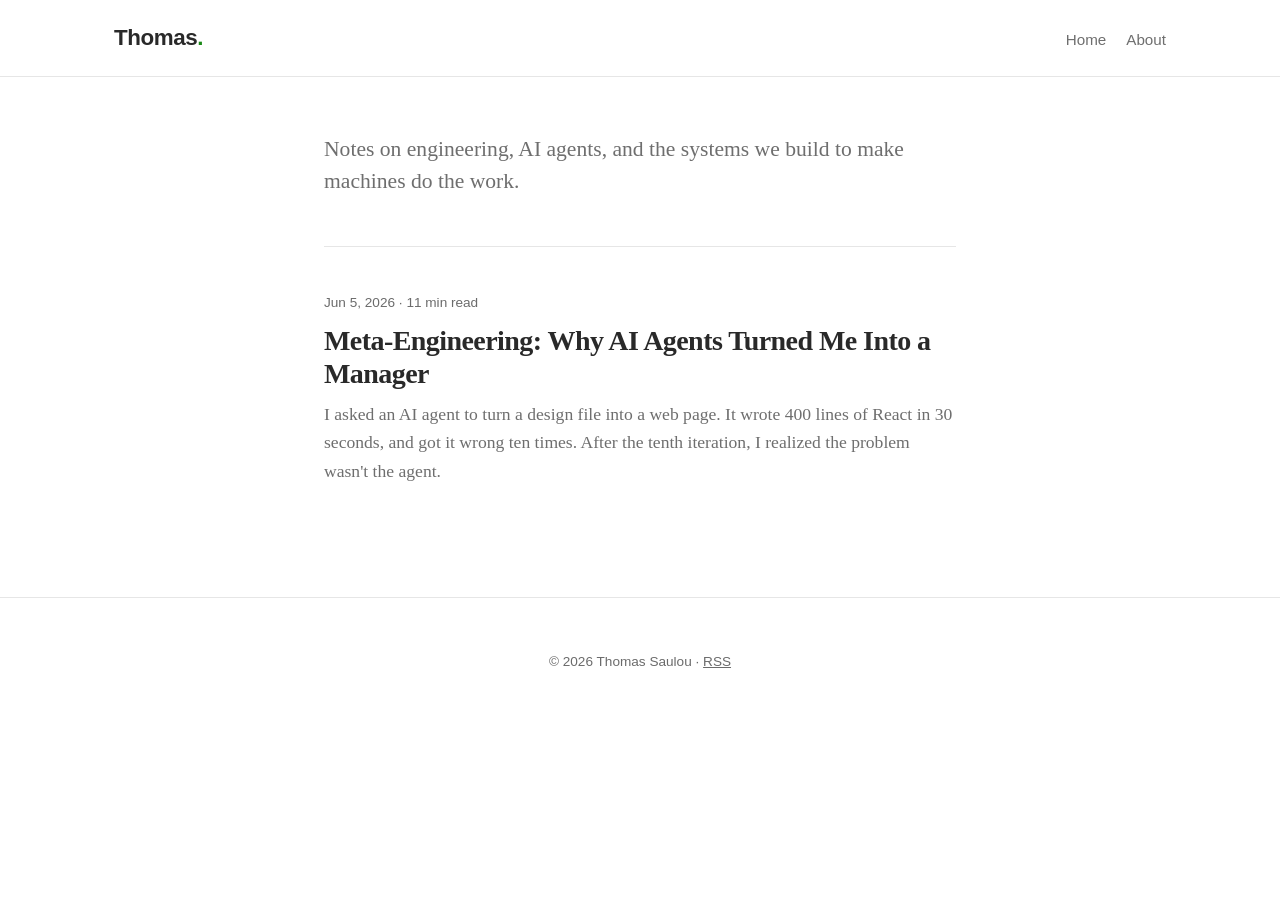
<file: index.html>
<!DOCTYPE html>
<html lang="en">
<head>
  <meta charset="UTF-8" />
  <meta name="viewport" content="width=device-width, initial-scale=1.0" />

  <meta name="google-site-verification" content="F1yZYRpmSvjpjJo8zr6XGLN0l1g95KaCxZ3jnnI6xVU" />

  <!-- Primary SEO -->
  <title>Thomas Saulou | Writing on AI Agents, Meta-Engineering & Systems</title>
  <meta name="description" content="The personal blog of Thomas Saulou. Essays on AI agents, meta-engineering, evaluation systems, and the future of software development." />
  <meta name="author" content="Thomas Saulou" />
  <meta name="keywords" content="Thomas Saulou, meta-engineering, AI agents, agentic engineering, eval-driven development, LLM tooling, software engineering, feedback loops, autonomous agents" />
  <link rel="canonical" href="https://thomassaulou.github.io/" />
  <meta name="robots" content="index, follow, max-image-preview:large, max-snippet:-1, max-video-preview:-1" />

  <!-- Open Graph -->
  <meta property="og:type" content="website" />
  <meta property="og:site_name" content="Thomas Saulou" />
  <meta property="og:title" content="Thomas Saulou | Writing on AI Agents, Meta-Engineering & Systems" />
  <meta property="og:description" content="Essays on AI agents, meta-engineering, and the systems we build to make machines do the work." />
  <meta property="og:url" content="https://thomassaulou.github.io/" />
  <meta property="og:image" content="https://thomassaulou.github.io/og-image.svg" />
  <meta property="og:image:width" content="1200" />
  <meta property="og:image:height" content="630" />
  <meta property="og:locale" content="en_US" />

  <!-- Twitter -->
  <meta name="twitter:card" content="summary_large_image" />
  <meta name="twitter:title" content="Thomas Saulou | Writing on AI Agents & Meta-Engineering" />
  <meta name="twitter:description" content="Essays on AI agents, meta-engineering, and the systems we build to make machines do the work." />
  <meta name="twitter:image" content="https://thomassaulou.github.io/og-image.svg" />

  <!-- Performance / discovery -->
  <link rel="sitemap" type="application/xml" href="/sitemap.xml" />
  <link rel="alternate" type="application/rss+xml" title="Thomas Saulou | RSS" href="/feed.xml" />
  <link rel="icon" type="image/svg+xml" href="/favicon.svg" />

  <link rel="stylesheet" href="styles.css" />

  <!-- Structured data: Person + WebSite + Blog -->
  <script type="application/ld+json">
  {
    "@context": "https://schema.org",
    "@graph": [
      {
        "@type": "Person",
        "@id": "https://thomassaulou.github.io/#person",
        "name": "Thomas Saulou",
        "url": "https://thomassaulou.github.io/",
        "jobTitle": "Software Engineer",
        "description": "Software engineer focused on AI agents, meta-engineering, and building autonomous systems.",
        "knowsAbout": [
          "AI agents",
          "Meta-engineering",
          "Eval-driven development",
          "Large language models",
          "Software engineering",
          "Autonomous systems"
        ]
      },
      {
        "@type": "WebSite",
        "@id": "https://thomassaulou.github.io/#website",
        "url": "https://thomassaulou.github.io/",
        "name": "Thomas Saulou",
        "description": "The personal blog of Thomas Saulou.",
        "publisher": { "@id": "https://thomassaulou.github.io/#person" },
        "inLanguage": "en-US"
      },
      {
        "@type": "Blog",
        "@id": "https://thomassaulou.github.io/#blog",
        "url": "https://thomassaulou.github.io/",
        "name": "Thomas Saulou",
        "author": { "@id": "https://thomassaulou.github.io/#person" },
        "blogPost": [
          {
            "@type": "BlogPosting",
            "headline": "Meta-Engineering: Why AI Agents Turned Me Into a Manager",
            "url": "https://thomassaulou.github.io/articles/meta-engineering.html",
            "datePublished": "2026-06-05",
            "author": { "@id": "https://thomassaulou.github.io/#person" }
          }
        ]
      }
    ]
  }
  </script>
</head>
<body>
  <header class="site-header">
    <div class="site-header__inner">
      <a class="brand" href="/" aria-label="Thomas Saulou, Home">Thomas<span>.</span></a>
      <nav class="site-nav" aria-label="Main navigation">
        <a href="/">Home</a>
        <a href="/about.html">About</a>
      </nav>
    </div>
  </header>

  <main class="feed">
    <h1 class="visually-hidden">Thomas Saulou: Essays on AI agents and meta-engineering</h1>
    <p class="feed__lede">
      Notes on engineering, AI agents, and the systems we build to make
      machines do the work.
    </p>

    <a class="post-card" href="/articles/meta-engineering.html">
      <p class="post-card__meta"><time datetime="2026-06-05">Jun 5, 2026</time> · 11 min read</p>
      <h2 class="post-card__title">Meta-Engineering: Why AI Agents Turned Me Into a Manager</h2>
      <p class="post-card__excerpt">
        I asked an AI agent to turn a design file into a web page. It wrote
        400 lines of React in 30 seconds, and got it wrong ten times. After
        the tenth iteration, I realized the problem wasn't the agent.
      </p>
    </a>
  </main>

  <footer class="site-footer">
    <p>&copy; <span id="year"></span> Thomas Saulou · <a href="/feed.xml">RSS</a></p>
  </footer>
  <script src="main.js"></script>
</body>
</html>
</file>
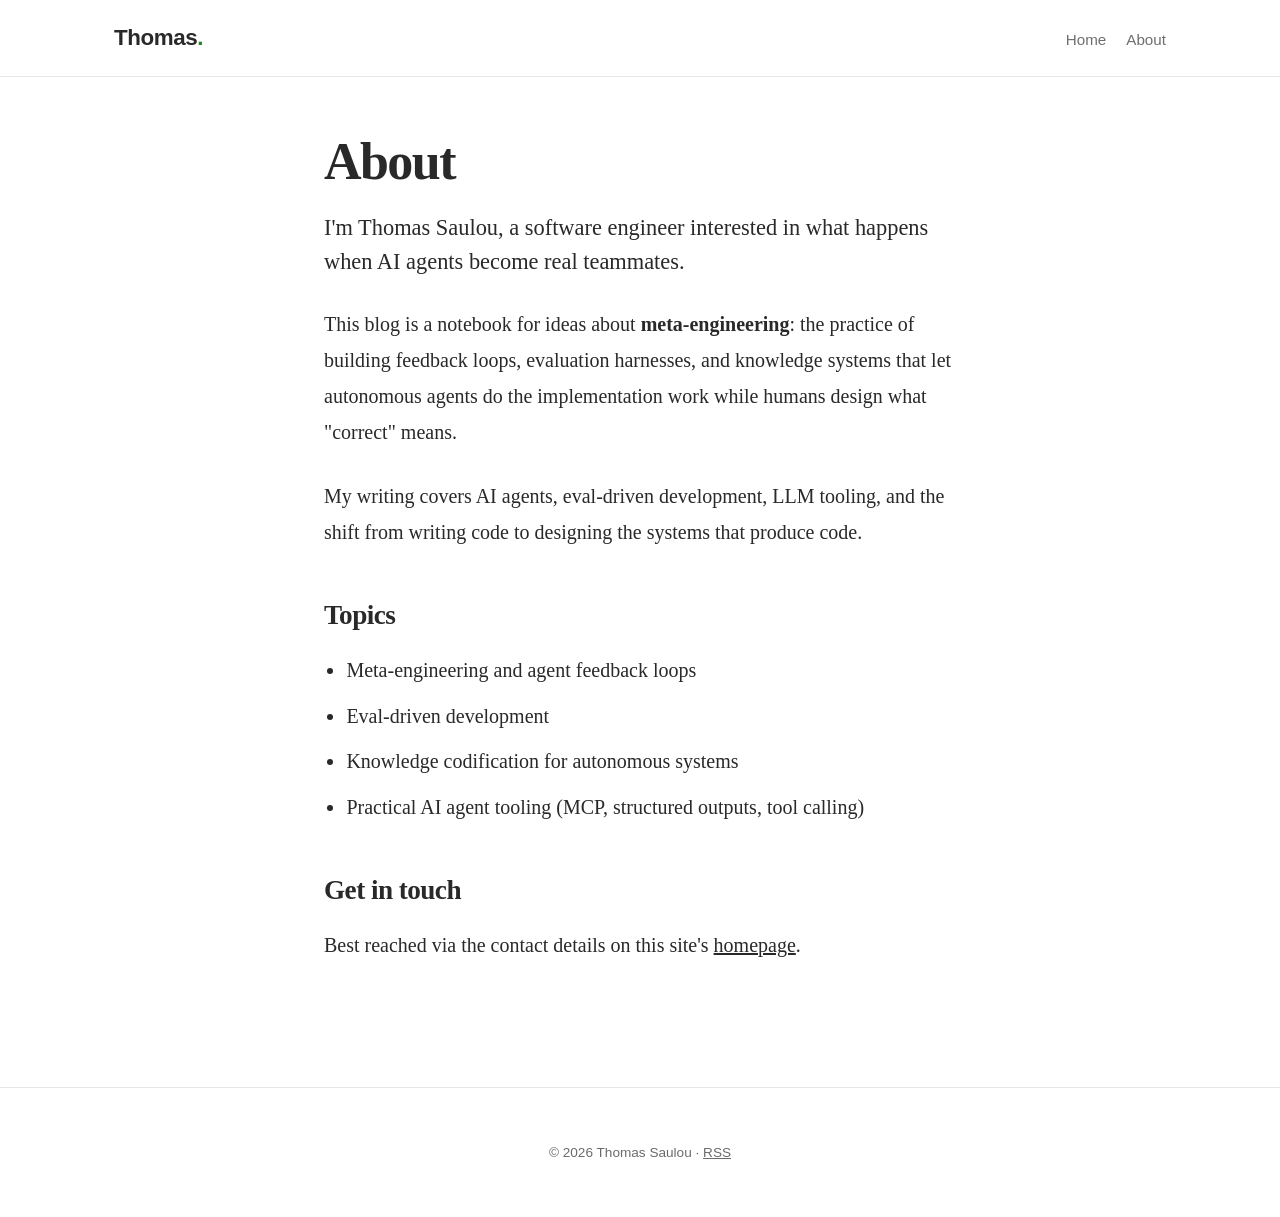
<file: about.html>
<!DOCTYPE html>
<html lang="en">
<head>
  <meta charset="UTF-8" />
  <meta name="viewport" content="width=device-width, initial-scale=1.0" />
  <meta name="google-site-verification" content="F1yZYRpmSvjpjJo8zr6XGLN0l1g95KaCxZ3jnnI6xVU" />
  <title>About | Thomas Saulou</title>
  <meta name="description" content="About Thomas Saulou, software engineer writing on AI agents, meta-engineering, and the systems that let autonomous code ship correctly." />
  <meta name="author" content="Thomas Saulou" />
  <link rel="canonical" href="https://thomassaulou.github.io/about.html" />
  <meta name="robots" content="index, follow" />

  <meta property="og:type" content="profile" />
  <meta property="og:title" content="About | Thomas Saulou" />
  <meta property="og:description" content="Software engineer writing on AI agents, meta-engineering, and autonomous systems." />
  <meta property="og:url" content="https://thomassaulou.github.io/about.html" />
  <meta property="og:image" content="https://thomassaulou.github.io/og-image.svg" />

  <link rel="icon" type="image/svg+xml" href="/favicon.svg" />
  <link rel="stylesheet" href="styles.css" />

  <script type="application/ld+json">
  {
    "@context": "https://schema.org",
    "@type": "AboutPage",
    "url": "https://thomassaulou.github.io/about.html",
    "name": "About Thomas Saulou",
    "mainEntity": {
      "@type": "Person",
      "@id": "https://thomassaulou.github.io/#person",
      "name": "Thomas Saulou",
      "url": "https://thomassaulou.github.io/",
      "jobTitle": "Software Engineer",
      "description": "Software engineer focused on AI agents, meta-engineering, and building autonomous systems.",
      "knowsAbout": [
        "AI agents",
        "Meta-engineering",
        "Eval-driven development",
        "Large language models",
        "Software engineering"
      ]
    }
  }
  </script>
</head>
<body>
  <header class="site-header">
    <div class="site-header__inner">
      <a class="brand" href="/" aria-label="Thomas Saulou, Home">Thomas<span>.</span></a>
      <nav class="site-nav" aria-label="Main navigation">
        <a href="/">Home</a>
        <a href="/about.html" aria-current="page">About</a>
      </nav>
    </div>
  </header>

  <main class="article">
    <h1 class="article__title">About</h1>

    <article class="article__body">
      <p class="lead">I'm Thomas Saulou, a software engineer interested in what happens when AI agents become real teammates.</p>

      <p>This blog is a notebook for ideas about <strong>meta-engineering</strong>: the practice of building feedback loops, evaluation harnesses, and knowledge systems that let autonomous agents do the implementation work while humans design what "correct" means.</p>

      <p>My writing covers AI agents, eval-driven development, LLM tooling, and the shift from writing code to designing the systems that produce code.</p>

      <h2>Topics</h2>
      <ul>
        <li>Meta-engineering and agent feedback loops</li>
        <li>Eval-driven development</li>
        <li>Knowledge codification for autonomous systems</li>
        <li>Practical AI agent tooling (MCP, structured outputs, tool calling)</li>
      </ul>

      <h2>Get in touch</h2>
      <p>Best reached via the contact details on this site's <a href="/">homepage</a>.</p>
    </article>
  </main>

  <footer class="site-footer">
    <p>&copy; <span id="year"></span> Thomas Saulou · <a href="/feed.xml">RSS</a></p>
  </footer>
  <script src="main.js"></script>
</body>
</html>
</file>
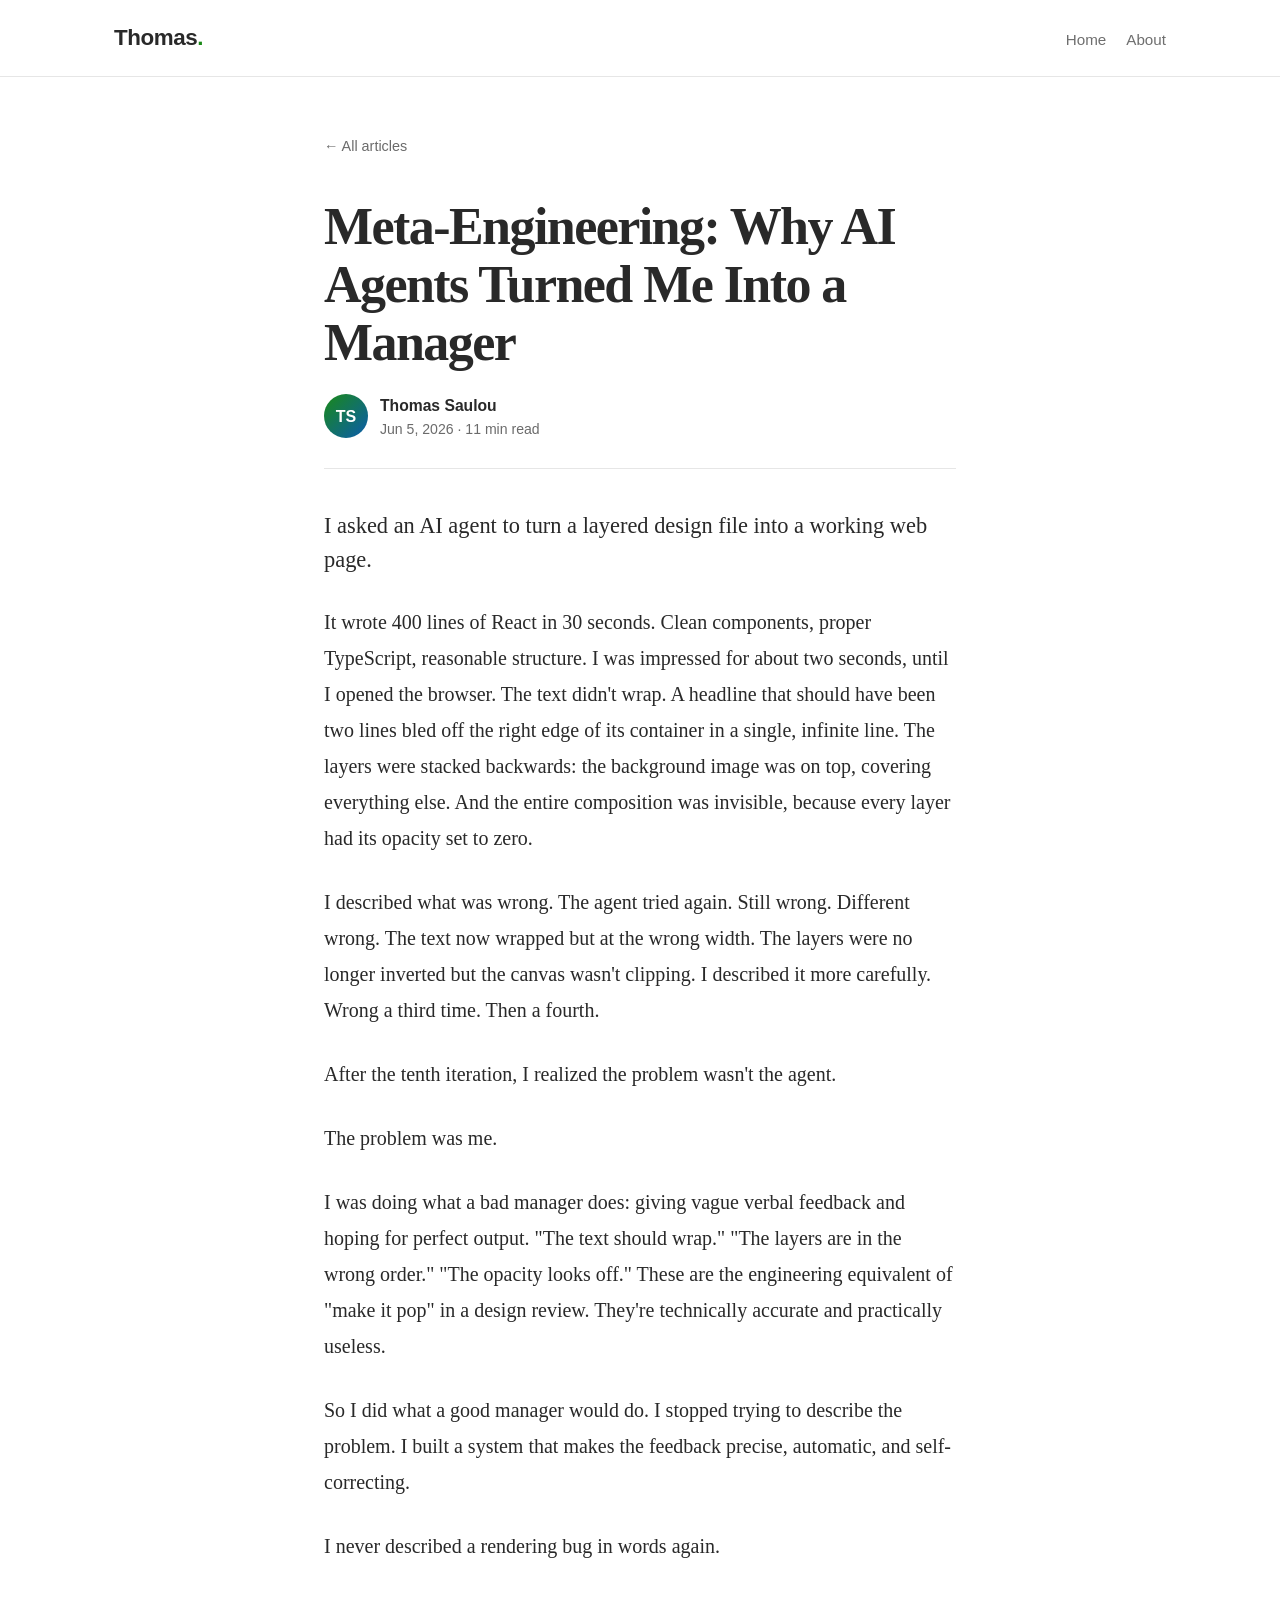
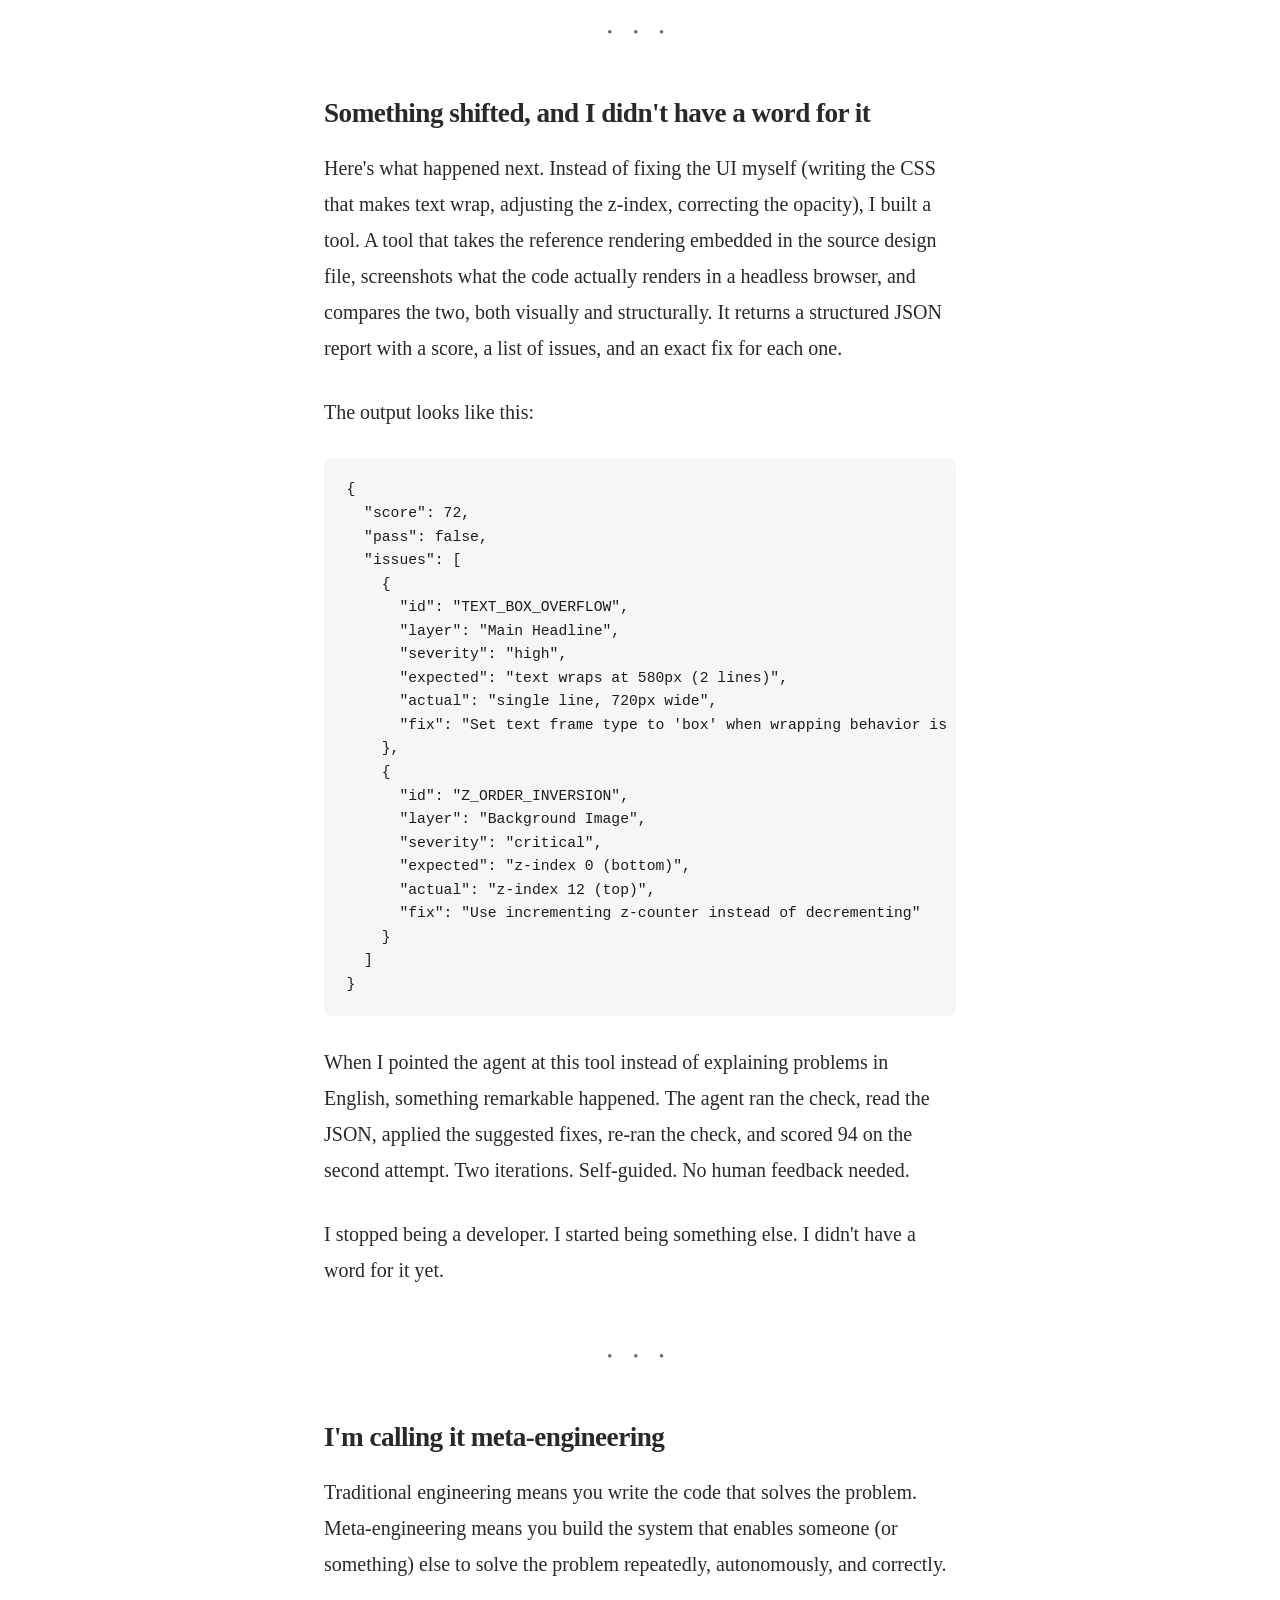
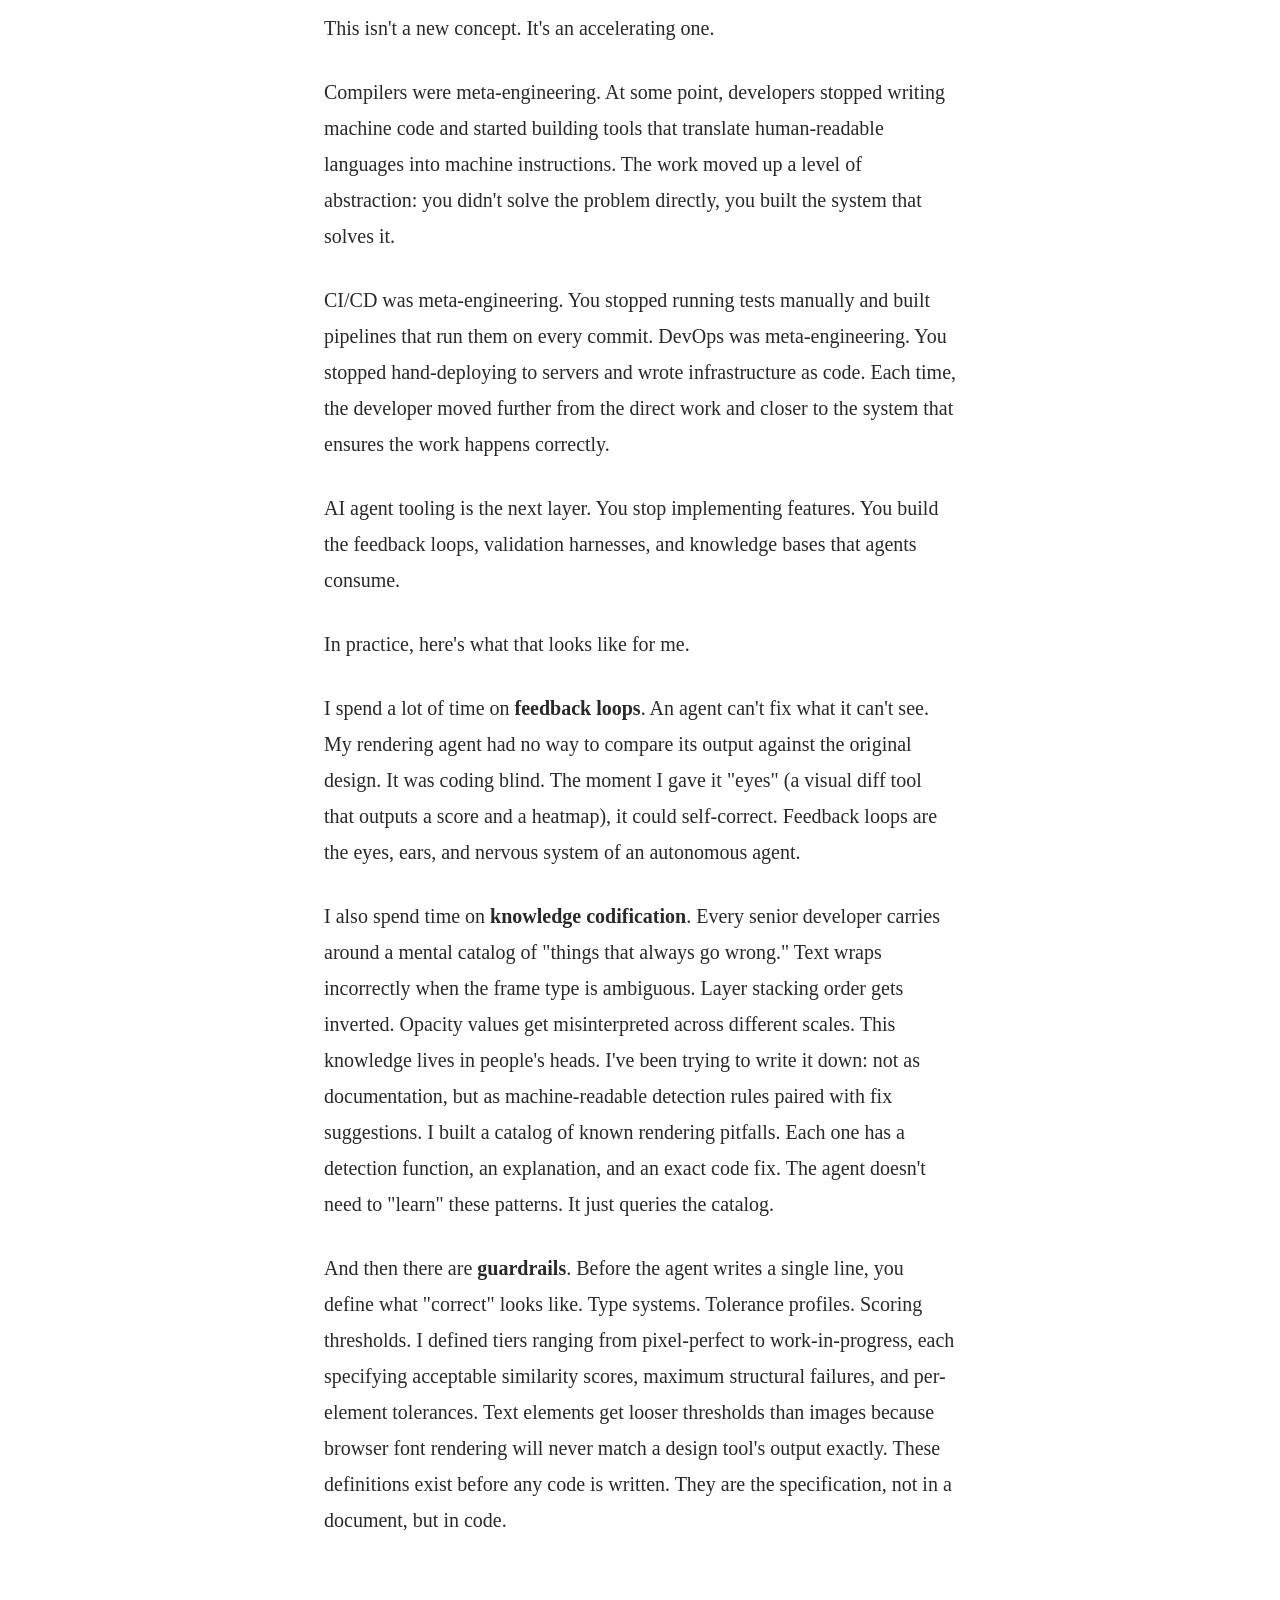
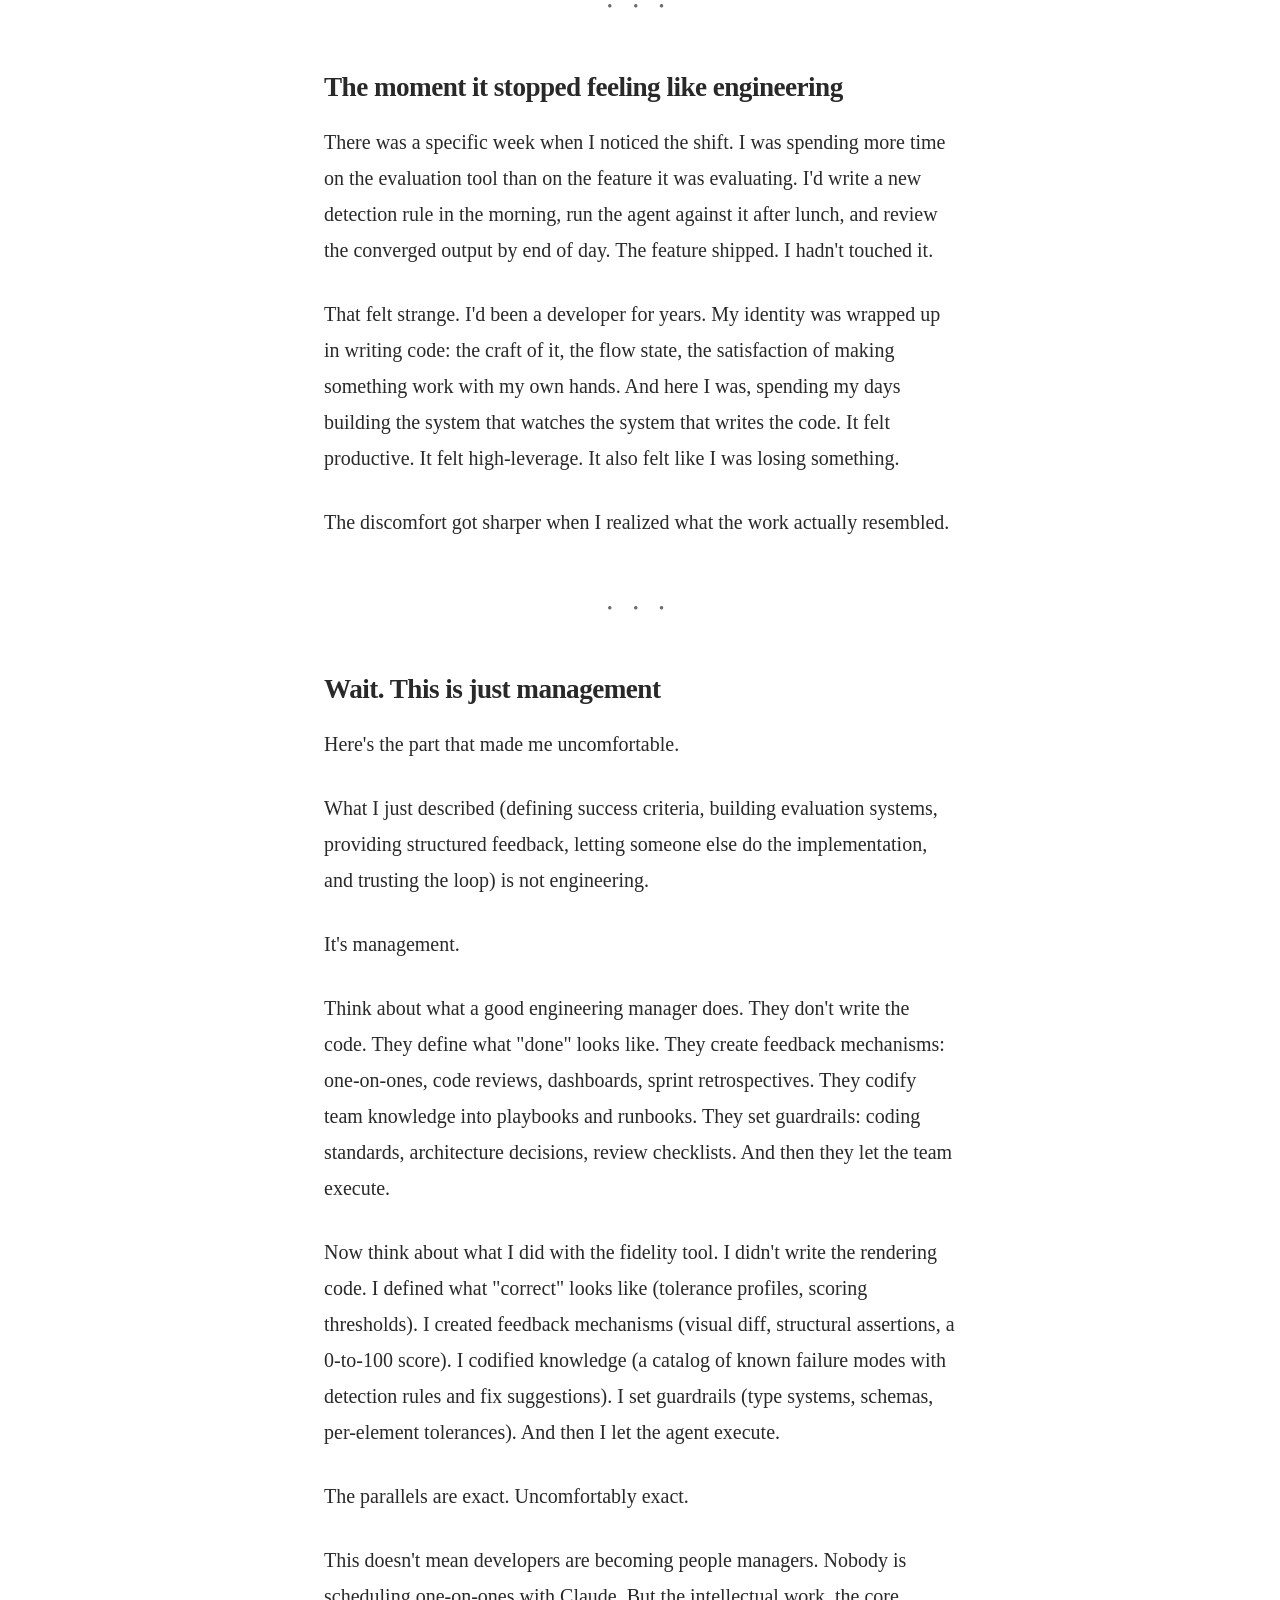
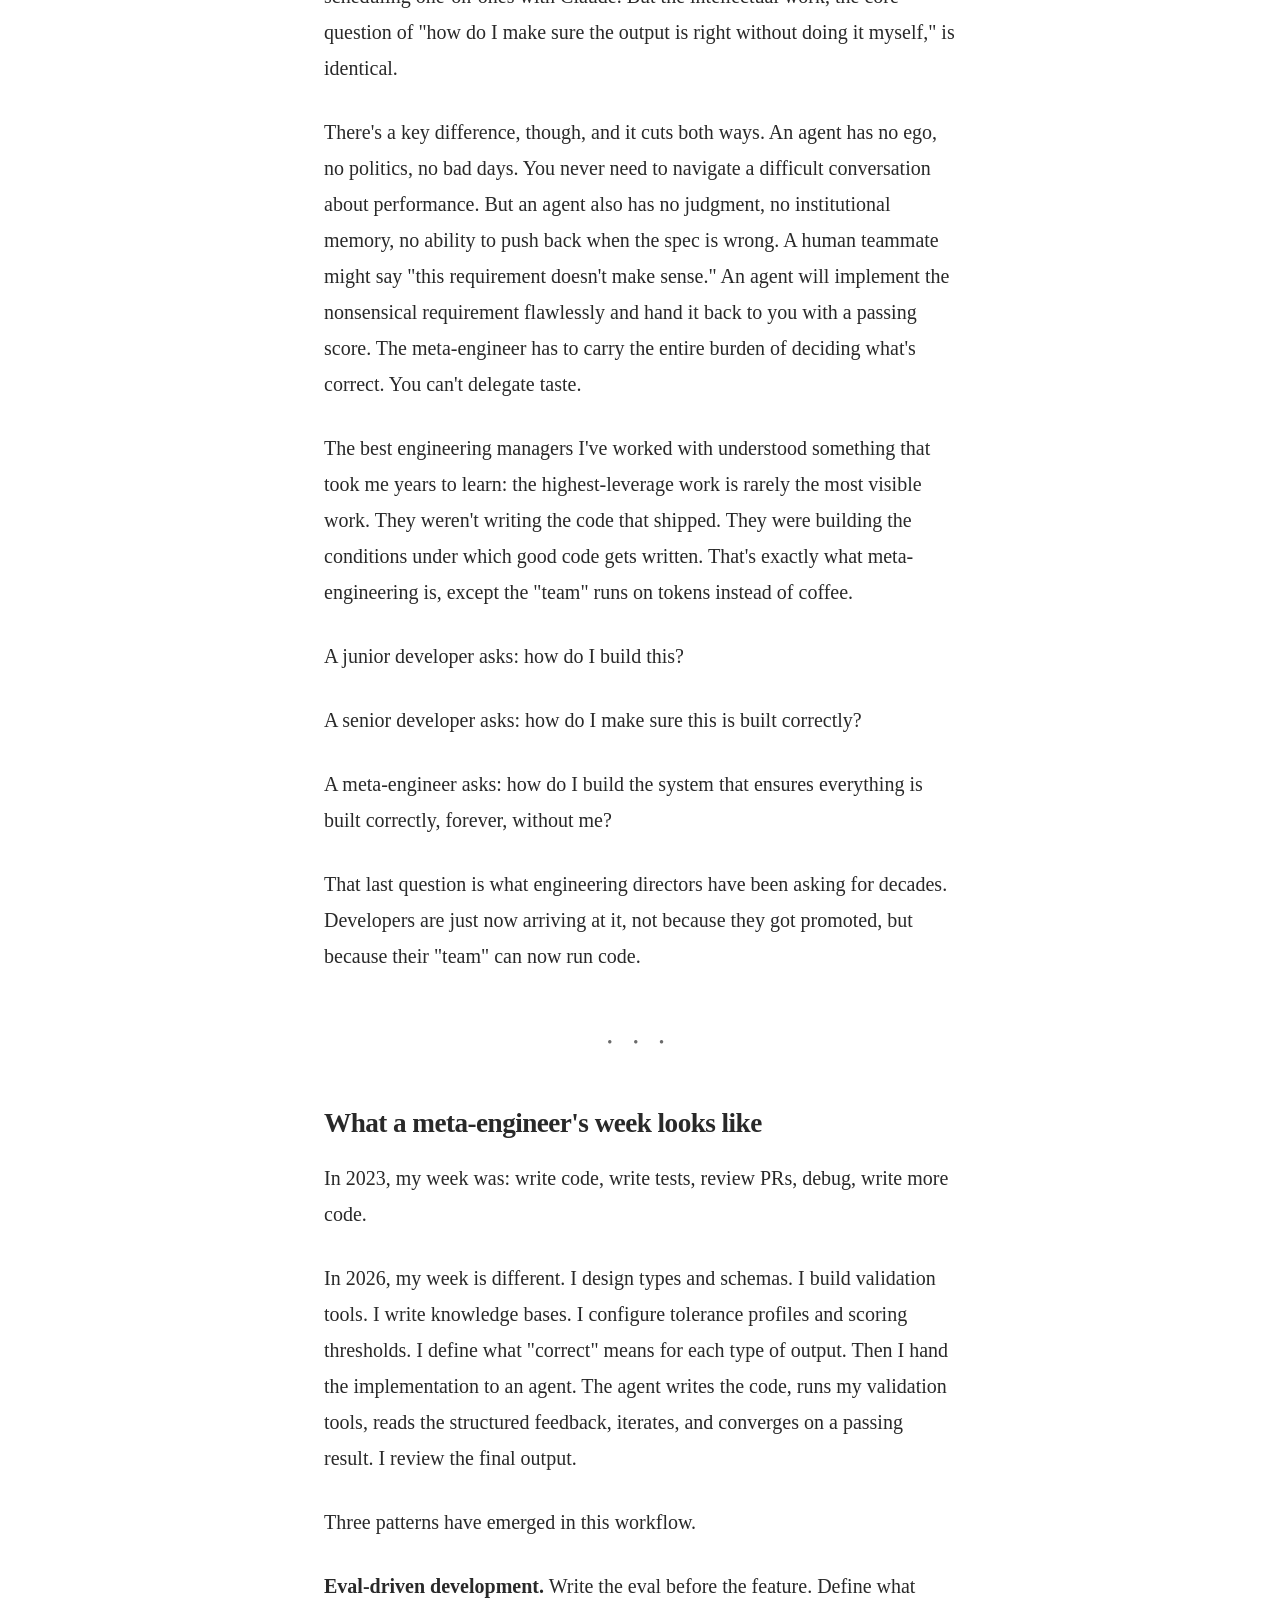
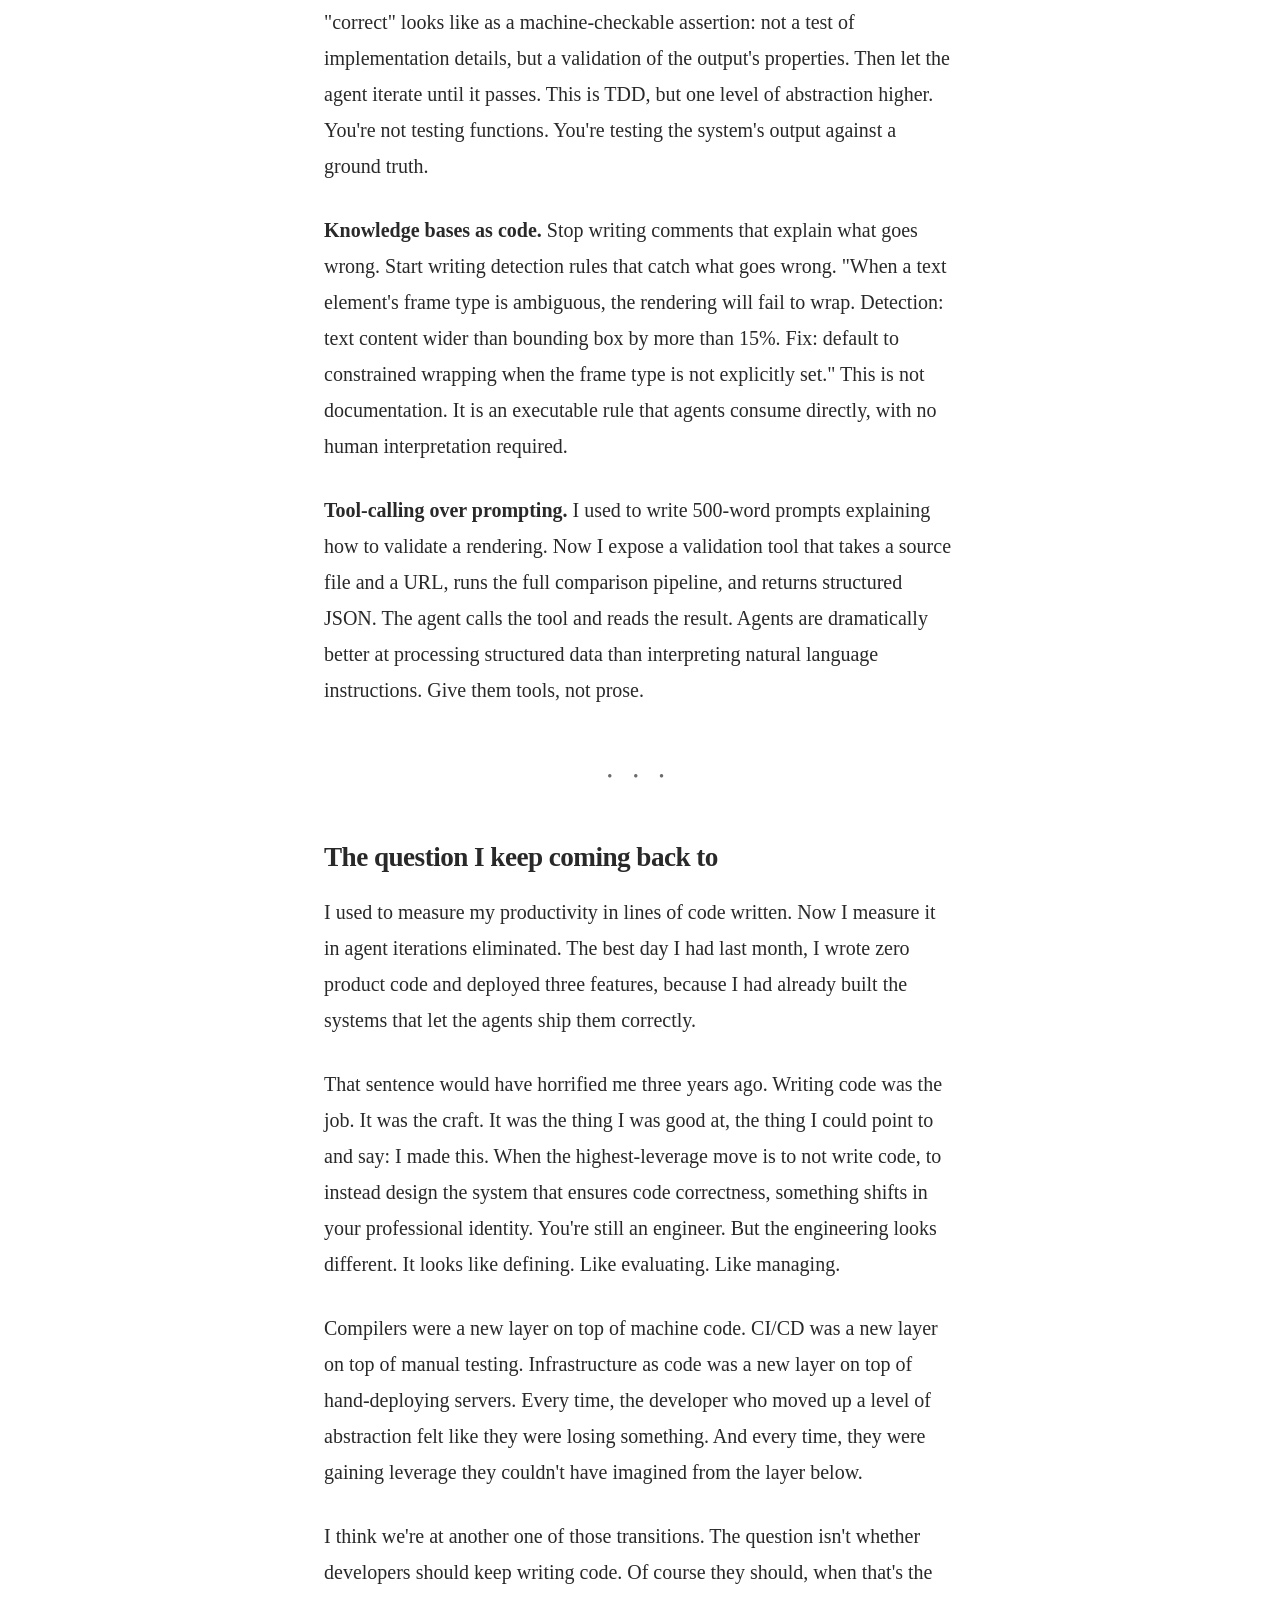
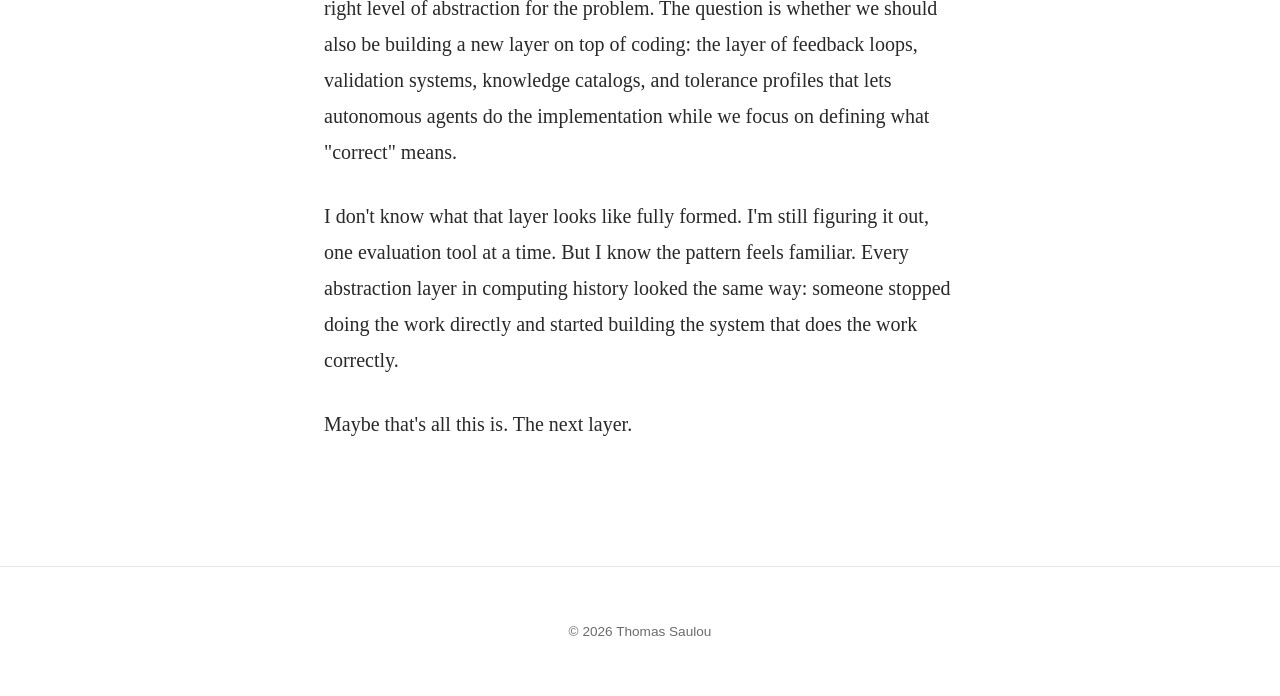
<file: articles/meta-engineering.html>
<!DOCTYPE html>
<html lang="en">
<head>
  <meta charset="UTF-8" />
  <meta name="viewport" content="width=device-width, initial-scale=1.0" />

  <meta name="google-site-verification" content="F1yZYRpmSvjpjJo8zr6XGLN0l1g95KaCxZ3jnnI6xVU" />

  <!-- Primary SEO -->
  <title>Meta-Engineering: Why AI Agents Turned Me Into a Manager | Thomas Saulou</title>
  <meta name="description" content="When an AI agent fails ten times in a row, the problem isn't the agent; it's the feedback loop. An essay on meta-engineering: building the systems that let autonomous agents ship correct code." />
  <meta name="author" content="Thomas Saulou" />
  <meta name="keywords" content="meta-engineering, AI agents, agentic engineering, eval-driven development, autonomous agents, feedback loops, LLM tooling, software engineering management" />
  <link rel="canonical" href="https://thomassaulou.github.io/articles/meta-engineering.html" />
  <meta name="robots" content="index, follow, max-image-preview:large, max-snippet:-1" />
  <meta name="article:published_time" content="2026-06-05T00:00:00Z" />
  <meta name="article:author" content="Thomas Saulou" />

  <!-- Open Graph (article) -->
  <meta property="og:type" content="article" />
  <meta property="og:site_name" content="Thomas Saulou" />
  <meta property="og:title" content="Meta-Engineering: Why AI Agents Turned Me Into a Manager" />
  <meta property="og:description" content="When an AI agent fails ten times, the problem isn't the agent; it's the feedback loop. An essay on building the systems that let autonomous agents ship correct code." />
  <meta property="og:url" content="https://thomassaulou.github.io/articles/meta-engineering.html" />
  <meta property="og:image" content="https://thomassaulou.github.io/og-image.svg" />
  <meta property="og:image:width" content="1200" />
  <meta property="og:image:height" content="630" />
  <meta property="og:locale" content="en_US" />
  <meta property="article:published_time" content="2026-06-05T00:00:00Z" />
  <meta property="article:author" content="https://thomassaulou.github.io/" />
  <meta property="article:section" content="Engineering" />
  <meta property="article:tag" content="AI agents" />
  <meta property="article:tag" content="Meta-engineering" />
  <meta property="article:tag" content="Eval-driven development" />

  <!-- Twitter -->
  <meta name="twitter:card" content="summary_large_image" />
  <meta name="twitter:title" content="Meta-Engineering: Why AI Agents Turned Me Into a Manager" />
  <meta name="twitter:description" content="When an AI agent fails ten times, the problem isn't the agent; it's the feedback loop." />
  <meta name="twitter:image" content="https://thomassaulou.github.io/og-image.svg" />

  <link rel="icon" type="image/svg+xml" href="/favicon.svg" />
  <link rel="sitemap" type="application/xml" href="/sitemap.xml" />
  <link rel="alternate" type="application/rss+xml" title="Thomas Saulou | RSS" href="/feed.xml" />

  <link rel="stylesheet" href="../styles.css" />

  <!-- Structured data: BlogPosting + BreadcrumbList -->
  <script type="application/ld+json">
  {
    "@context": "https://schema.org",
    "@graph": [
      {
        "@type": "BlogPosting",
        "@id": "https://thomassaulou.github.io/articles/meta-engineering.html#article",
        "headline": "Meta-Engineering: Why AI Agents Turned Me Into a Manager",
        "alternativeHeadline": "Why building feedback loops for AI agents is the new high-leverage engineering",
        "description": "When an AI agent fails ten times, the problem isn't the agent; it's the feedback loop. An essay on building the systems that let autonomous agents ship correct code.",
        "url": "https://thomassaulou.github.io/articles/meta-engineering.html",
        "datePublished": "2026-06-05",
        "dateModified": "2026-06-05",
        "inLanguage": "en-US",
        "wordCount": 2400,
        "articleSection": "Engineering",
        "keywords": "meta-engineering, AI agents, eval-driven development, feedback loops, autonomous agents, LLM tooling",
        "author": {
          "@type": "Person",
          "@id": "https://thomassaulou.github.io/#person",
          "name": "Thomas Saulou",
          "url": "https://thomassaulou.github.io/"
        },
        "publisher": {
          "@type": "Person",
          "@id": "https://thomassaulou.github.io/#person",
          "name": "Thomas Saulou"
        },
        "mainEntityOfPage": {
          "@type": "WebPage",
          "@id": "https://thomassaulou.github.io/articles/meta-engineering.html"
        },
        "image": "https://thomassaulou.github.io/og-image.svg",
        "about": [
          { "@type": "Thing", "name": "AI agents" },
          { "@type": "Thing", "name": "Meta-engineering" },
          { "@type": "Thing", "name": "Eval-driven development" },
          { "@type": "Thing", "name": "Autonomous software systems" }
        ]
      },
      {
        "@type": "BreadcrumbList",
        "itemListElement": [
          { "@type": "ListItem", "position": 1, "name": "Home", "item": "https://thomassaulou.github.io/" },
          { "@type": "ListItem", "position": 2, "name": "Articles", "item": "https://thomassaulou.github.io/" },
          { "@type": "ListItem", "position": 3, "name": "Meta-Engineering", "item": "https://thomassaulou.github.io/articles/meta-engineering.html" }
        ]
      }
    ]
  }
  </script>
</head>
<body>
  <header class="site-header">
    <div class="site-header__inner">
      <a class="brand" href="/" aria-label="Thomas Saulou, Home">Thomas<span>.</span></a>
      <nav class="site-nav" aria-label="Main navigation">
        <a href="/">Home</a>
        <a href="/about.html">About</a>
      </nav>
    </div>
  </header>

  <main class="article">
    <a class="article__back" href="../index.html">← All articles</a>

    <h1 class="article__title">Meta-Engineering: Why AI Agents Turned Me Into a Manager</h1>

    <div class="article__byline">
      <span class="avatar" aria-hidden="true">TS</span>
      <div>
        <div class="name">Thomas Saulou</div>
        <div class="sub">Jun 5, 2026 · 11 min read</div>
      </div>
    </div>

    <article class="article__body">
      <p class="lead">I asked an AI agent to turn a layered design file into a working web page.</p>

      <p>It wrote 400 lines of React in 30 seconds. Clean components, proper TypeScript, reasonable structure. I was impressed for about two seconds, until I opened the browser. The text didn't wrap. A headline that should have been two lines bled off the right edge of its container in a single, infinite line. The layers were stacked backwards: the background image was on top, covering everything else. And the entire composition was invisible, because every layer had its opacity set to zero.</p>

      <p>I described what was wrong. The agent tried again. Still wrong. Different wrong. The text now wrapped but at the wrong width. The layers were no longer inverted but the canvas wasn't clipping. I described it more carefully. Wrong a third time. Then a fourth.</p>

      <p>After the tenth iteration, I realized the problem wasn't the agent.</p>

      <p>The problem was me.</p>

      <p>I was doing what a bad manager does: giving vague verbal feedback and hoping for perfect output. "The text should wrap." "The layers are in the wrong order." "The opacity looks off." These are the engineering equivalent of "make it pop" in a design review. They're technically accurate and practically useless.</p>

      <p>So I did what a good manager would do. I stopped trying to describe the problem. I built a system that makes the feedback precise, automatic, and self-correcting.</p>

      <p>I never described a rendering bug in words again.</p>

      <hr />

      <h2>Something shifted, and I didn't have a word for it</h2>

      <p>Here's what happened next. Instead of fixing the UI myself (writing the CSS that makes text wrap, adjusting the z-index, correcting the opacity), I built a tool. A tool that takes the reference rendering embedded in the source design file, screenshots what the code actually renders in a headless browser, and compares the two, both visually and structurally. It returns a structured JSON report with a score, a list of issues, and an exact fix for each one.</p>

      <p>The output looks like this:</p>

      <pre><code>{
  "score": 72,
  "pass": false,
  "issues": [
    {
      "id": "TEXT_BOX_OVERFLOW",
      "layer": "Main Headline",
      "severity": "high",
      "expected": "text wraps at 580px (2 lines)",
      "actual": "single line, 720px wide",
      "fix": "Set text frame type to 'box' when wrapping behavior is ambiguous"
    },
    {
      "id": "Z_ORDER_INVERSION",
      "layer": "Background Image",
      "severity": "critical",
      "expected": "z-index 0 (bottom)",
      "actual": "z-index 12 (top)",
      "fix": "Use incrementing z-counter instead of decrementing"
    }
  ]
}</code></pre>

      <p>When I pointed the agent at this tool instead of explaining problems in English, something remarkable happened. The agent ran the check, read the JSON, applied the suggested fixes, re-ran the check, and scored 94 on the second attempt. Two iterations. Self-guided. No human feedback needed.</p>

      <p>I stopped being a developer. I started being something else. I didn't have a word for it yet.</p>

      <hr />

      <h2>I'm calling it meta-engineering</h2>

      <p>Traditional engineering means you write the code that solves the problem. Meta-engineering means you build the system that enables someone (or something) else to solve the problem repeatedly, autonomously, and correctly.</p>

      <p>This isn't a new concept. It's an accelerating one.</p>

      <p>Compilers were meta-engineering. At some point, developers stopped writing machine code and started building tools that translate human-readable languages into machine instructions. The work moved up a level of abstraction: you didn't solve the problem directly, you built the system that solves it.</p>

      <p>CI/CD was meta-engineering. You stopped running tests manually and built pipelines that run them on every commit. DevOps was meta-engineering. You stopped hand-deploying to servers and wrote infrastructure as code. Each time, the developer moved further from the direct work and closer to the system that ensures the work happens correctly.</p>

      <p>AI agent tooling is the next layer. You stop implementing features. You build the feedback loops, validation harnesses, and knowledge bases that agents consume.</p>

      <p>In practice, here's what that looks like for me.</p>

      <p>I spend a lot of time on <strong>feedback loops</strong>. An agent can't fix what it can't see. My rendering agent had no way to compare its output against the original design. It was coding blind. The moment I gave it "eyes" (a visual diff tool that outputs a score and a heatmap), it could self-correct. Feedback loops are the eyes, ears, and nervous system of an autonomous agent.</p>

      <p>I also spend time on <strong>knowledge codification</strong>. Every senior developer carries around a mental catalog of "things that always go wrong." Text wraps incorrectly when the frame type is ambiguous. Layer stacking order gets inverted. Opacity values get misinterpreted across different scales. This knowledge lives in people's heads. I've been trying to write it down: not as documentation, but as machine-readable detection rules paired with fix suggestions. I built a catalog of known rendering pitfalls. Each one has a detection function, an explanation, and an exact code fix. The agent doesn't need to "learn" these patterns. It just queries the catalog.</p>

      <p>And then there are <strong>guardrails</strong>. Before the agent writes a single line, you define what "correct" looks like. Type systems. Tolerance profiles. Scoring thresholds. I defined tiers ranging from pixel-perfect to work-in-progress, each specifying acceptable similarity scores, maximum structural failures, and per-element tolerances. Text elements get looser thresholds than images because browser font rendering will never match a design tool's output exactly. These definitions exist before any code is written. They are the specification, not in a document, but in code.</p>

      <hr />

      <h2>The moment it stopped feeling like engineering</h2>

      <p>There was a specific week when I noticed the shift. I was spending more time on the evaluation tool than on the feature it was evaluating. I'd write a new detection rule in the morning, run the agent against it after lunch, and review the converged output by end of day. The feature shipped. I hadn't touched it.</p>

      <p>That felt strange. I'd been a developer for years. My identity was wrapped up in writing code: the craft of it, the flow state, the satisfaction of making something work with my own hands. And here I was, spending my days building the system that watches the system that writes the code. It felt productive. It felt high-leverage. It also felt like I was losing something.</p>

      <p>The discomfort got sharper when I realized what the work actually resembled.</p>

      <hr />

      <h2>Wait. This is just management</h2>

      <p>Here's the part that made me uncomfortable.</p>

      <p>What I just described (defining success criteria, building evaluation systems, providing structured feedback, letting someone else do the implementation, and trusting the loop) is not engineering.</p>

      <p>It's management.</p>

      <p>Think about what a good engineering manager does. They don't write the code. They define what "done" looks like. They create feedback mechanisms: one-on-ones, code reviews, dashboards, sprint retrospectives. They codify team knowledge into playbooks and runbooks. They set guardrails: coding standards, architecture decisions, review checklists. And then they let the team execute.</p>

      <p>Now think about what I did with the fidelity tool. I didn't write the rendering code. I defined what "correct" looks like (tolerance profiles, scoring thresholds). I created feedback mechanisms (visual diff, structural assertions, a 0-to-100 score). I codified knowledge (a catalog of known failure modes with detection rules and fix suggestions). I set guardrails (type systems, schemas, per-element tolerances). And then I let the agent execute.</p>

      <p>The parallels are exact. Uncomfortably exact.</p>

      <p>This doesn't mean developers are becoming people managers. Nobody is scheduling one-on-ones with Claude. But the intellectual work, the core question of "how do I make sure the output is right without doing it myself," is identical.</p>

      <p>There's a key difference, though, and it cuts both ways. An agent has no ego, no politics, no bad days. You never need to navigate a difficult conversation about performance. But an agent also has no judgment, no institutional memory, no ability to push back when the spec is wrong. A human teammate might say "this requirement doesn't make sense." An agent will implement the nonsensical requirement flawlessly and hand it back to you with a passing score. The meta-engineer has to carry the entire burden of deciding what's correct. You can't delegate taste.</p>

      <p>The best engineering managers I've worked with understood something that took me years to learn: the highest-leverage work is rarely the most visible work. They weren't writing the code that shipped. They were building the conditions under which good code gets written. That's exactly what meta-engineering is, except the "team" runs on tokens instead of coffee.</p>

      <p>A junior developer asks: how do I build this?</p>

      <p>A senior developer asks: how do I make sure this is built correctly?</p>

      <p>A meta-engineer asks: how do I build the system that ensures everything is built correctly, forever, without me?</p>

      <p>That last question is what engineering directors have been asking for decades. Developers are just now arriving at it, not because they got promoted, but because their "team" can now run code.</p>

      <hr />

      <h2>What a meta-engineer's week looks like</h2>

      <p>In 2023, my week was: write code, write tests, review PRs, debug, write more code.</p>

      <p>In 2026, my week is different. I design types and schemas. I build validation tools. I write knowledge bases. I configure tolerance profiles and scoring thresholds. I define what "correct" means for each type of output. Then I hand the implementation to an agent. The agent writes the code, runs my validation tools, reads the structured feedback, iterates, and converges on a passing result. I review the final output.</p>

      <p>Three patterns have emerged in this workflow.</p>

      <p><strong>Eval-driven development.</strong> Write the eval before the feature. Define what "correct" looks like as a machine-checkable assertion: not a test of implementation details, but a validation of the output's properties. Then let the agent iterate until it passes. This is TDD, but one level of abstraction higher. You're not testing functions. You're testing the system's output against a ground truth.</p>

      <p><strong>Knowledge bases as code.</strong> Stop writing comments that explain what goes wrong. Start writing detection rules that catch what goes wrong. "When a text element's frame type is ambiguous, the rendering will fail to wrap. Detection: text content wider than bounding box by more than 15%. Fix: default to constrained wrapping when the frame type is not explicitly set." This is not documentation. It is an executable rule that agents consume directly, with no human interpretation required.</p>

      <p><strong>Tool-calling over prompting.</strong> I used to write 500-word prompts explaining how to validate a rendering. Now I expose a validation tool that takes a source file and a URL, runs the full comparison pipeline, and returns structured JSON. The agent calls the tool and reads the result. Agents are dramatically better at processing structured data than interpreting natural language instructions. Give them tools, not prose.</p>

      <hr />

      <h2>The question I keep coming back to</h2>

      <p>I used to measure my productivity in lines of code written. Now I measure it in agent iterations eliminated. The best day I had last month, I wrote zero product code and deployed three features, because I had already built the systems that let the agents ship them correctly.</p>

      <p>That sentence would have horrified me three years ago. Writing code was the job. It was the craft. It was the thing I was good at, the thing I could point to and say: I made this. When the highest-leverage move is to not write code, to instead design the system that ensures code correctness, something shifts in your professional identity. You're still an engineer. But the engineering looks different. It looks like defining. Like evaluating. Like managing.</p>

      <p>Compilers were a new layer on top of machine code. CI/CD was a new layer on top of manual testing. Infrastructure as code was a new layer on top of hand-deploying servers. Every time, the developer who moved up a level of abstraction felt like they were losing something. And every time, they were gaining leverage they couldn't have imagined from the layer below.</p>

      <p>I think we're at another one of those transitions. The question isn't whether developers should keep writing code. Of course they should, when that's the right level of abstraction for the problem. The question is whether we should also be building a new layer on top of coding: the layer of feedback loops, validation systems, knowledge catalogs, and tolerance profiles that lets autonomous agents do the implementation while we focus on defining what "correct" means.</p>

      <p>I don't know what that layer looks like fully formed. I'm still figuring it out, one evaluation tool at a time. But I know the pattern feels familiar. Every abstraction layer in computing history looked the same way: someone stopped doing the work directly and started building the system that does the work correctly.</p>

      <p>Maybe that's all this is. The next layer.</p>
    </article>
  </main>

  <footer class="site-footer">
    <p>&copy; <span id="year"></span> Thomas Saulou</p>
  </footer>
  <script src="../main.js"></script>
</body>
</html>
</file>
<file: styles.css>
:root {
  --color-bg: #ffffff;
  --color-text: rgba(41, 41, 41, 1);
  --color-muted: rgba(107, 107, 107, 1);
  --color-faint: rgba(41, 41, 41, 0.68);
  --color-border: rgba(230, 230, 230, 1);
  --color-accent: #1a8917;
  --color-code-bg: #f6f6f4;

  --font-sans: -apple-system, BlinkMacSystemFont, "Segoe UI", Roboto,
    Helvetica, Arial, sans-serif;
  --font-serif: Charter, "Iowan Old Style", Georgia, "Times New Roman",
    serif;
  --font-mono: "SF Mono", ui-monospace, "Roboto Mono", Menlo, Consolas,
    monospace;

  --reading-width: 680px;

  --text-title: clamp(2rem, 1.3rem + 3vw, 3.25rem);
  --text-body: 1.25rem;
  --text-lead: 1.35rem;

  --duration: 200ms;
}

* {
  box-sizing: border-box;
}

.visually-hidden {
  position: absolute;
  width: 1px;
  height: 1px;
  padding: 0;
  margin: -1px;
  overflow: hidden;
  clip: rect(0, 0, 0, 0);
  white-space: nowrap;
  border: 0;
}

html {
  -webkit-text-size-adjust: 100%;
}

body {
  margin: 0;
  background: var(--color-bg);
  color: var(--color-text);
  font-family: var(--font-sans);
  line-height: 1.6;
  -webkit-font-smoothing: antialiased;
  text-rendering: optimizeLegibility;
}

a {
  color: inherit;
}

/* ---------- Site header ---------- */
.site-header {
  border-bottom: 1px solid var(--color-border);
}

.site-header__inner {
  max-width: 1100px;
  margin: 0 auto;
  padding: 1.25rem 1.5rem;
  display: flex;
  align-items: baseline;
  justify-content: space-between;
  gap: 1rem;
}

.brand {
  font-weight: 700;
  font-size: 1.4rem;
  letter-spacing: -0.02em;
  text-decoration: none;
}

.brand span {
  color: var(--color-accent);
}

.site-nav {
  display: flex;
  gap: 1.25rem;
  font-size: 0.95rem;
  color: var(--color-faint);
}

.site-nav a {
  text-decoration: none;
}

.site-nav a:hover {
  color: var(--color-text);
}

/* ---------- Home / feed ---------- */
.feed {
  max-width: var(--reading-width);
  margin: 0 auto;
  padding: 3.5rem 1.5rem 5rem;
}

.feed__lede {
  font-family: var(--font-serif);
  font-size: var(--text-lead);
  color: var(--color-faint);
  margin: 0 0 3rem;
  line-height: 1.5;
}

.post-card {
  display: block;
  text-decoration: none;
  padding: 2rem 0;
  border-top: 1px solid var(--color-border);
  transition: opacity var(--duration) ease;
}

.post-card:hover {
  opacity: 0.72;
}

.post-card__meta {
  font-size: 0.85rem;
  color: var(--color-muted);
  margin-bottom: 0.6rem;
}

.post-card__title {
  font-family: var(--font-serif);
  font-size: 1.75rem;
  line-height: 1.2;
  letter-spacing: -0.02em;
  margin: 0 0 0.6rem;
}

.post-card__excerpt {
  font-family: var(--font-serif);
  font-size: 1.1rem;
  color: var(--color-faint);
  margin: 0;
}

/* ---------- Article ---------- */
.article {
  max-width: var(--reading-width);
  margin: 0 auto;
  padding: 3.5rem 1.5rem 6rem;
}

.article__back {
  display: inline-block;
  margin-bottom: 2.5rem;
  font-size: 0.9rem;
  color: var(--color-muted);
  text-decoration: none;
}

.article__back:hover {
  color: var(--color-text);
}

.article__title {
  font-family: var(--font-serif);
  font-size: var(--text-title);
  line-height: 1.12;
  letter-spacing: -0.03em;
  font-weight: 700;
  margin: 0 0 1.25rem;
}

.article__byline {
  display: flex;
  align-items: center;
  gap: 0.75rem;
  padding-bottom: 1.75rem;
  margin-bottom: 2.5rem;
  border-bottom: 1px solid var(--color-border);
}

.avatar {
  width: 44px;
  height: 44px;
  border-radius: 50%;
  background: linear-gradient(135deg, #1a8917, #0b5cad);
  color: #fff;
  display: grid;
  place-items: center;
  font-weight: 700;
  font-size: 1rem;
}

.article__byline .name {
  font-weight: 600;
  font-size: 0.98rem;
}

.article__byline .sub {
  font-size: 0.88rem;
  color: var(--color-muted);
}

.article__body {
  font-family: var(--font-serif);
  font-size: var(--text-body);
  line-height: 1.8;
  color: var(--color-text);
}

.article__body p {
  margin: 0 0 1.75rem;
}

.article__body p.lead {
  font-size: 1.4rem;
  line-height: 1.5;
}

.article__body h2 {
  font-size: 1.7rem;
  letter-spacing: -0.02em;
  line-height: 1.25;
  margin: 3rem 0 1.25rem;
}

.article__body strong {
  font-weight: 700;
}

.article__body em {
  font-style: italic;
}

.article__body ul {
  margin: 0 0 1.75rem;
  padding-left: 1.4rem;
}

.article__body li {
  margin-bottom: 0.6rem;
}

.article__body hr {
  border: none;
  text-align: center;
  margin: 3rem 0;
}

.article__body hr::before {
  content: "• • •";
  color: var(--color-muted);
  letter-spacing: 0.6em;
  font-size: 0.9rem;
}

.article__body pre {
  font-family: var(--font-mono);
  font-size: 0.92rem;
  line-height: 1.6;
  background: var(--color-code-bg);
  border-radius: 8px;
  padding: 1.25rem 1.4rem;
  overflow-x: auto;
  margin: 0 0 1.75rem;
  color: #1b1b1b;
}

.article__body code {
  font-family: var(--font-mono);
  font-size: 0.9em;
  background: var(--color-code-bg);
  padding: 0.12em 0.4em;
  border-radius: 4px;
}

.article__body pre code {
  background: none;
  padding: 0;
  font-size: inherit;
}

/* ---------- Footer ---------- */
.site-footer {
  border-top: 1px solid var(--color-border);
  padding: 2.5rem 1.5rem;
  text-align: center;
  font-size: 0.85rem;
  color: var(--color-muted);
}

@media (max-width: 600px) {
  :root {
    --text-body: 1.15rem;
  }
}
</file>
